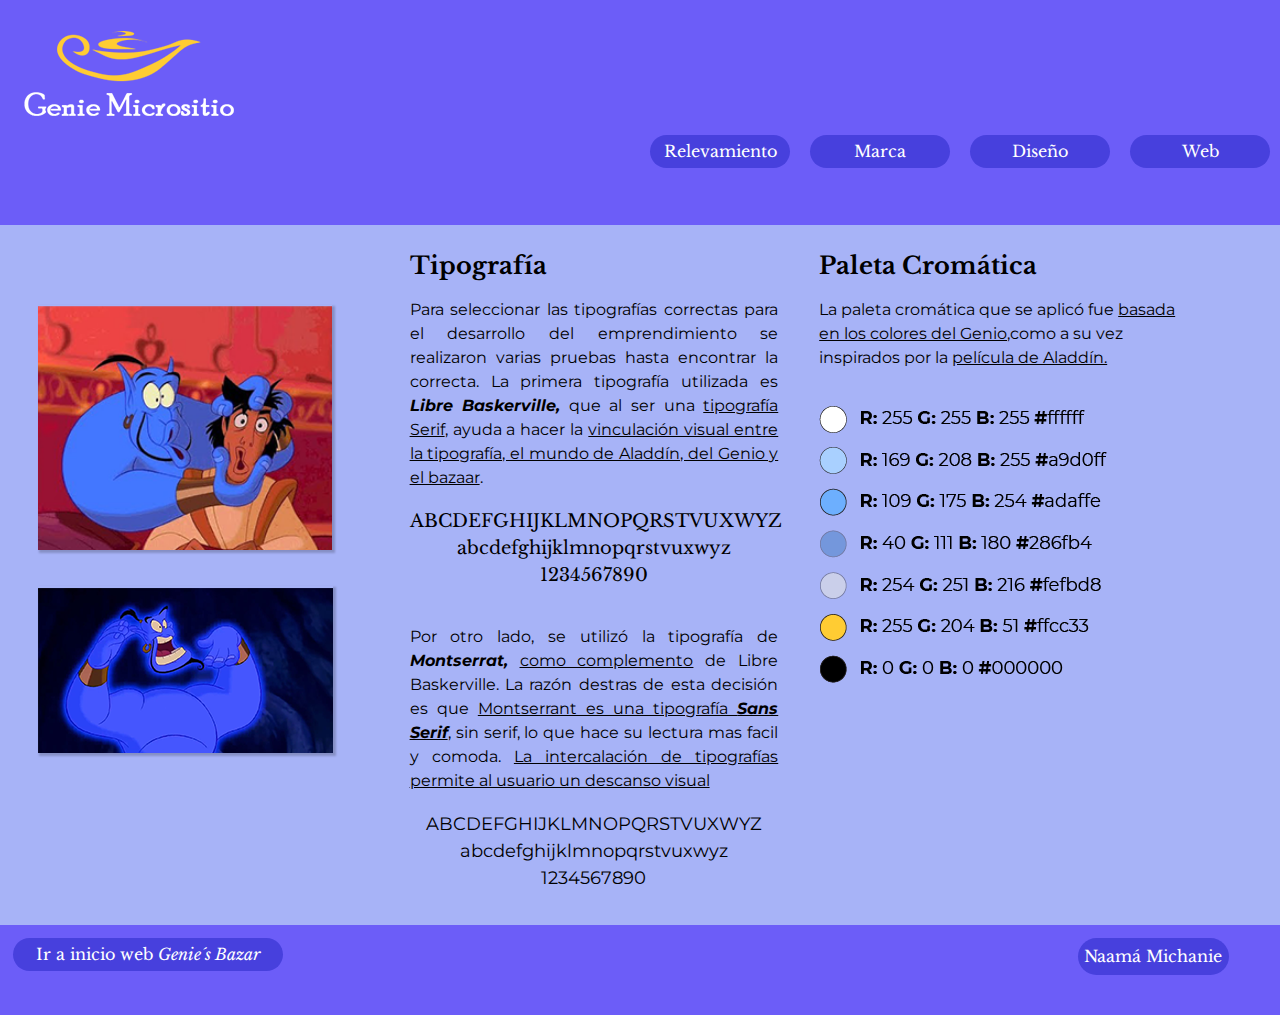
<file: diseño.html>
<!DOCTYPE html>
<html>
<head>
	<meta charset="utf-8">
	<link rel="stylesheet" type="text/css" href="css/lightbox.css">
	<link rel="stylesheet" type="text/css" href="css/estilomicro.css">
	<title>Diseño - Micrositio</title>
</head>
<body>
	<main>
		<header>
			<a href="indexmicro.html"><img src="img/logomicro.png" class="logomicro"></a>
		</header>
		<nav>
			<ul>
				<li class="rev"><a href="relevamiento.html">Relevamiento</a></li>
				<li class="mar"><a href="marca.html">
				Marca</a></li>
				<li class="di"><a href="diseño.html">
				Diseño</a></li>
				<li class="web"><a href="web.html">
				Web</a></li>
			</ul>
		</nav>
	<section id="sectiondiseño">
		<div class="divm1">
		</br></br></br>
			<img src="img/duck.png" class="duck"></br></br>

			<img src="img/headless.png" class="headless">
</br>

		</div>

		<article id="articlemarca">
			<div class="divd2">
				<h2>Tipografía</h2></br>
				<p>Para seleccionar las tipografías correctas para el desarrollo del emprendimiento se realizaron varias pruebas hasta encontrar la correcta. La primera tipografía utilizada es <em><strong>Libre Baskerville,</strong></em> que al ser una <span>tipografía Serif</span>, ayuda a hacer la <span>vinculación visual entre la tipografía, el mundo de Aladdín, del Genio y el bazaar</span>.</p></br>
				<p class="tipolibre">ABCDEFGHIJKLMNOPQRSTVUXWYZ</br>
				abcdefghijklmnopqrstvuxwyz</br>1234567890</p></br></br>

				<p>Por otro lado, se utilizó la tipografía de <em><strong>Montserrat,</strong></em> <span>como complemento</span> de Libre Baskerville. La razón destras de esta decisión es que <span>Montserrant es una tipografía <em><strong>Sans Serif</strong></em></span>, sin serif, lo que hace su lectura mas facil y comoda. <span>La intercalación de tipografías permite al usuario un descanso visual</span></p></br>
				<p class="tipomont">ABCDEFGHIJKLMNOPQRSTVUXWYZ</br>
				abcdefghijklmnopqrstvuxwyz</br>1234567890</p></br>
				</div>

			<div class="divd3">
				<h2>Paleta Cromática</h2></br>
				<p>La paleta cromática que se aplicó fue <span>basada</br> en los colores del Genio,</span>como a su vez </br>inspirados por la <span>película de Aladdín.</span></p>
			</br></br>
				<img src="img/paleta.png">

	
	</section>
		
	<footer>
		<a href="index.html" class="goback">Ir a inicio web <em>Genie´s Bazar</em></a>
		<p class="name"><a href="indexmicro.html">Naamá Michanie</a></p>
	</footer>

</main>
<script src="js/lightbox-plus-jquery.js"></script>
</body>
</html>
</file>
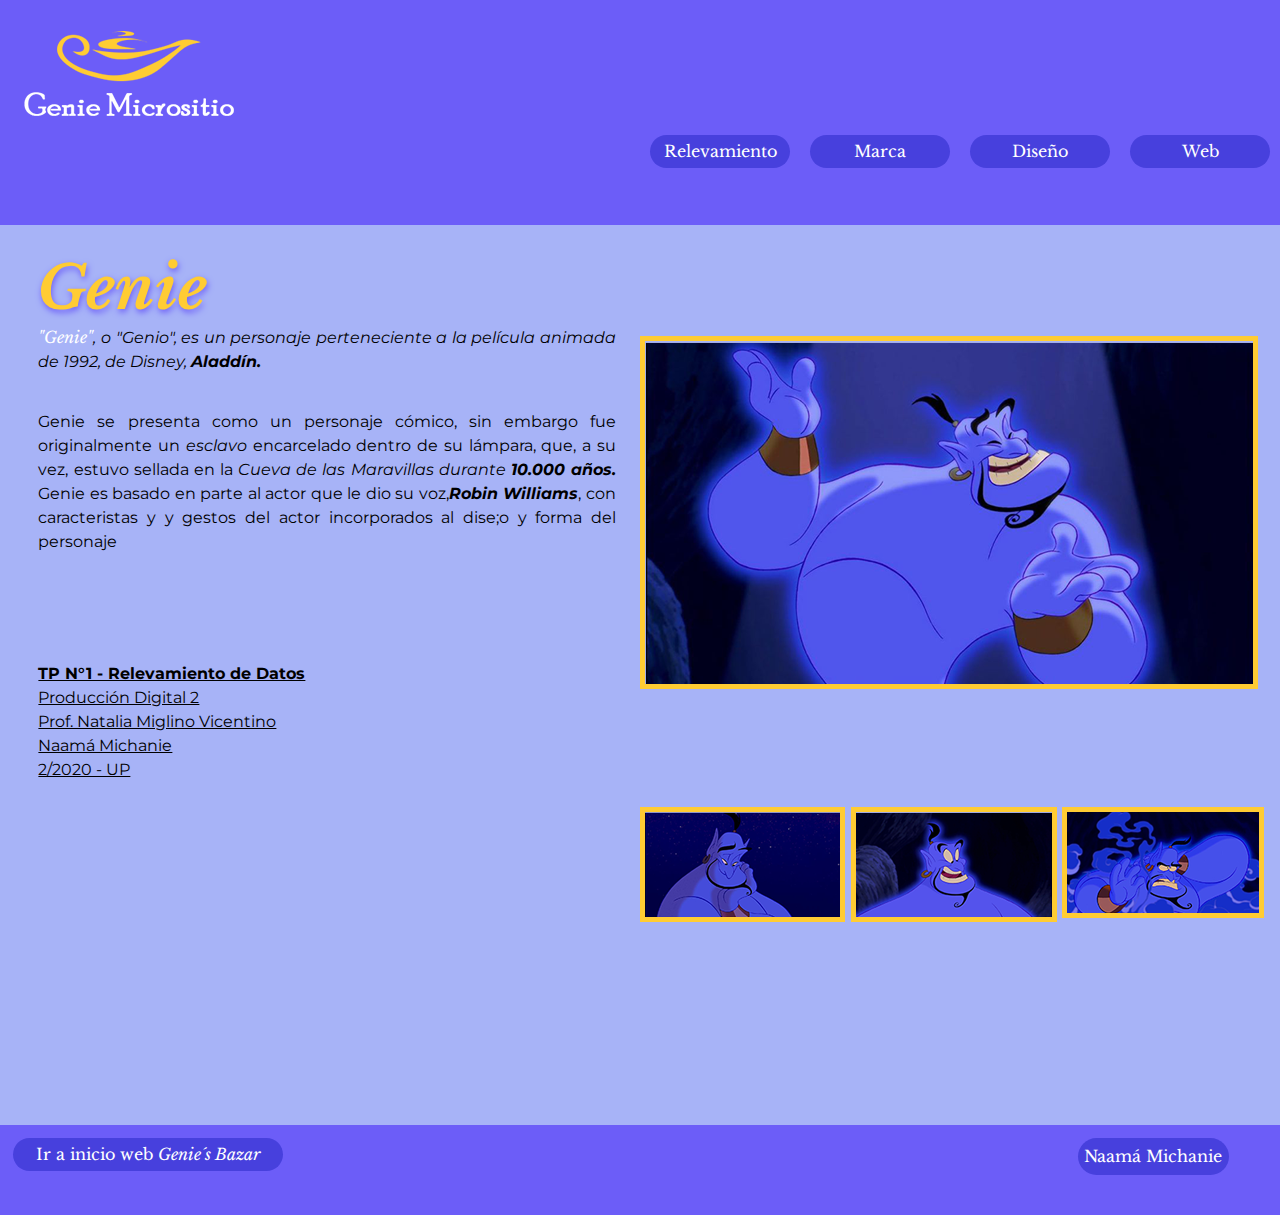
<file: indexmicro.html>
<!DOCTYPE html>
<html>
<head>
	<meta charset="utf-8">
	<link rel="stylesheet" type="text/css" href="css/lightbox.css">
	<link rel="stylesheet" type="text/css" href="css/estilomicro.css">
	<title> Index - Micrositio </title>
</head>
<body>
	<main>
		<header>
			<a href="indexmicro.html"><img src="img/logomicro.png" class="logomicro"></a>
		</header>
		<nav>
			<ul>
				<li class="rev"><a href="relevamiento.html">Relevamiento</a></li>
				<li class="mar"><a href="marca.html">
				Marca</a></li>
				<li class="di"><a href="diseño.html">
				Diseño</a></li>
				<li class="web"><a href="web.html">
				Web</a></li>
			</ul>
		</nav>
	
	<section id="sectionindex">
		<article id="genio">
			<div id="gal1">
			<a href="img/gal1g.jpg" data-lightbox="micrositio" data-title="">
			<img src="img/gal1.png" class="imggal1"> </a></div>

			<div id="gal2">
				<a href="img/gal2g.jpg" data-lightbox="micrositio" data-title="">
					<img src="img/gal2.png" class="imggal2"></a>
			</div>

			<div id="gal3">
				<a href="img/gal3g.jpg" data-lightbox="micrositio" data-title="">
					<img src="img/gal3.png" class="imggal2"></a>
			</div>

			<div id="gal4">
				<a href="img/gal4g.jpg" data-lightbox="micrositio" data-title="">
					<img src="img/gal4.png" class="imggal2"></a>
			</div>
		</article>

		<article id="article2">
			<h1><em><strong>Genie</strong></em></h1>
			<p><em><a href="https://en.wikipedia.org/wiki/Aladdin_(1992_Disney_film)">"Genie"</a>, o "Genio", es un personaje 
				perteneciente a la película animada de 1992, de Disney, <strong>Aladdín.</strong></em></p></br></br>
			<p>Genie se presenta como un personaje cómico, sin embargo fue originalmente un <em>esclavo</em> encarcelado dentro de su lámpara, que, a su vez, estuvo sellada en la <em>Cueva de las Maravillas durante <strong>10.000 años.</strong></em>
				Genie es basado en parte al actor que le dio su voz,<em><strong>Robin Williams</strong></em>, con caracteristas y y gestos del actor incorporados al dise;o y forma del personaje</p></br></br></br></br></br></br>
			<p class="pconborder"><strong>TP N°1 - Relevamiento de Datos</strong> </br>
				Producción Digital 2</br>
				Prof. Natalia Miglino Vicentino</br>
				Naamá Michanie</br>
			2/2020 - UP</p>

				
			</p>
			
		</article>
			
	</section>
	<footer>
		<a href="index.html" class="goback">Ir a inicio web <em>Genie´s Bazar</em></a>
		<p class="name"><a href="indexmicro.html">Naamá Michanie</a></p>
	</footer>
</main>
    <script src="js/lightbox-plus-jquery.js"></script>
</body>
</html>
</file>
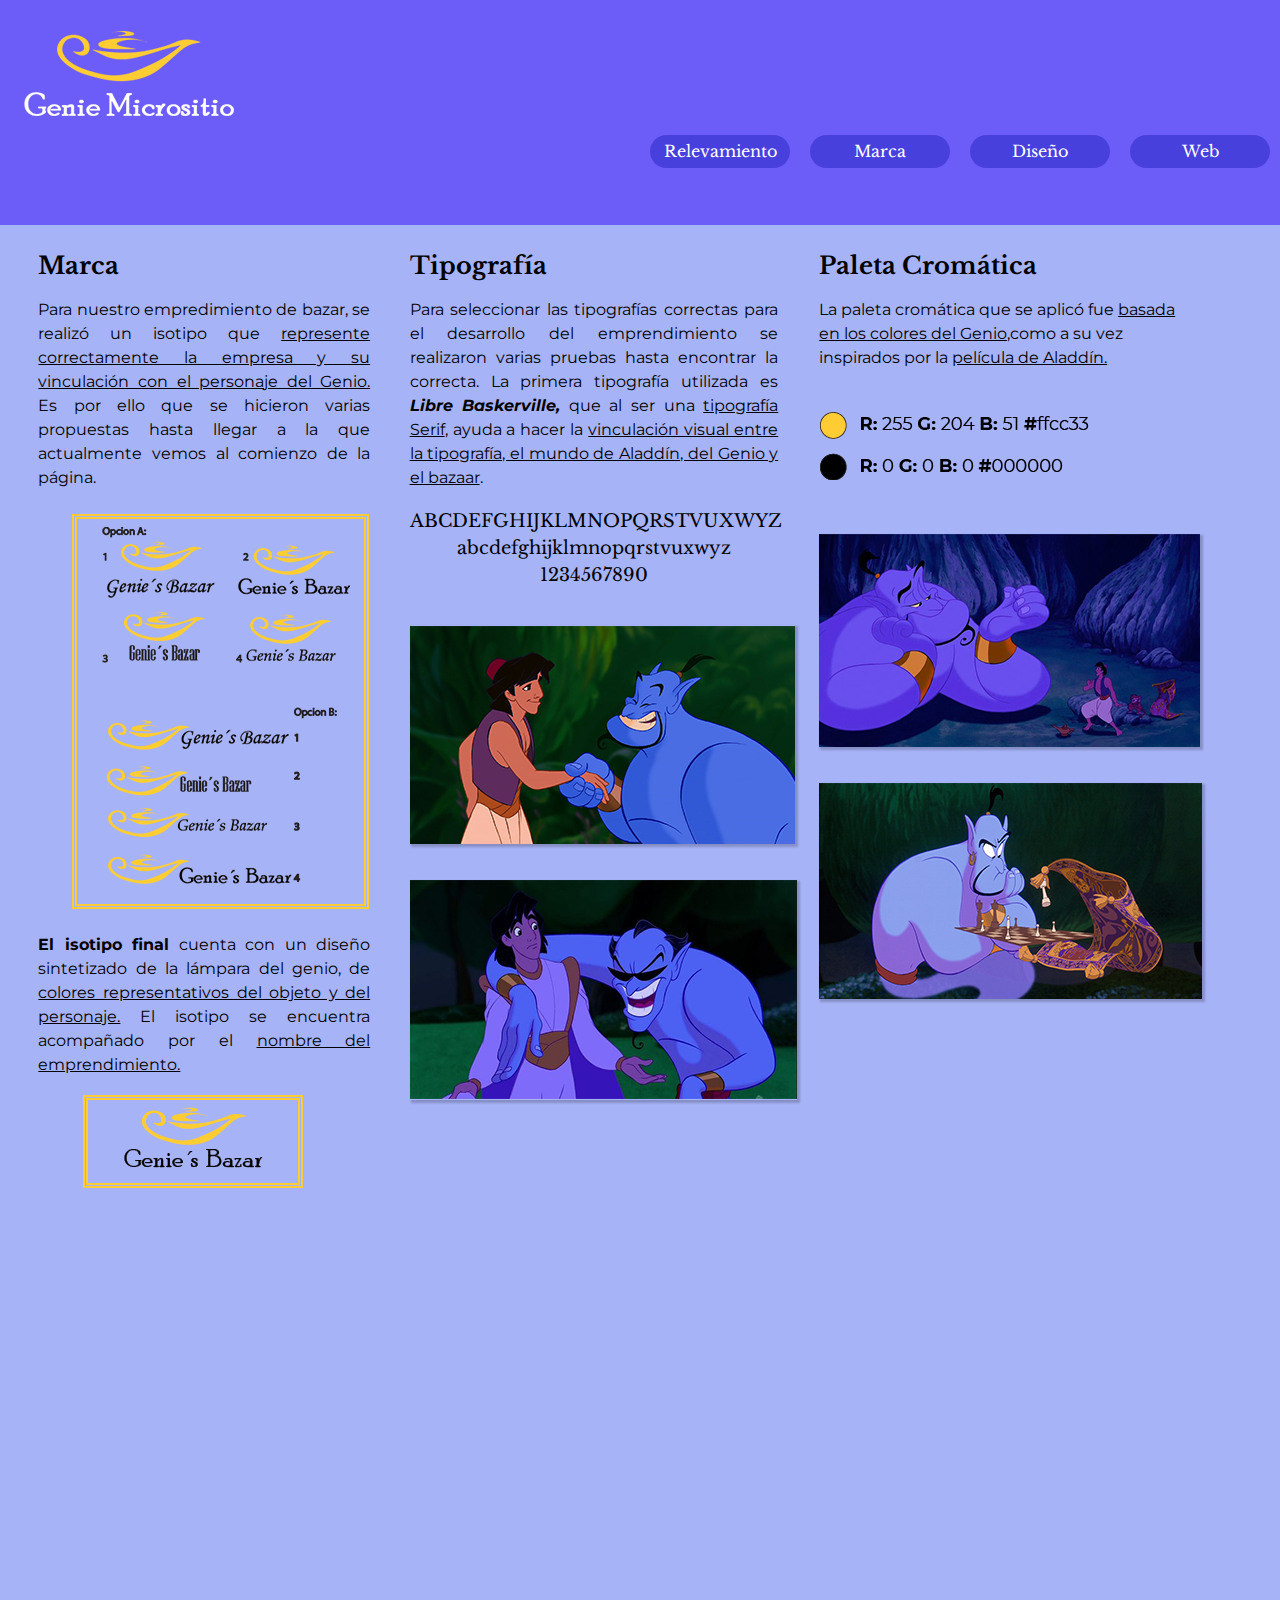
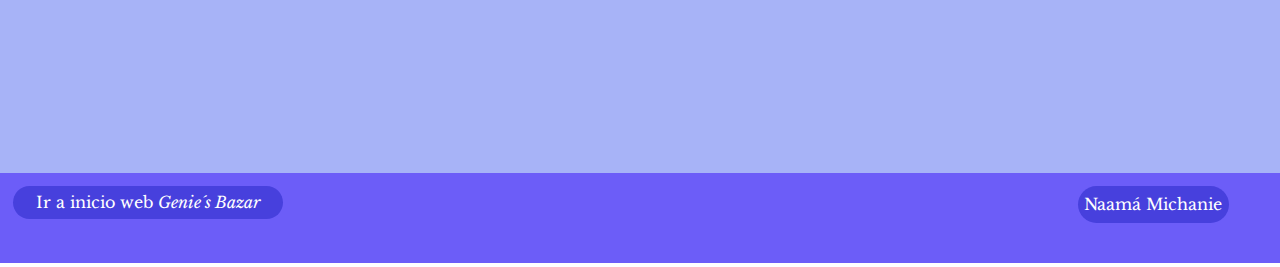
<file: marca.html>
<!DOCTYPE html>
<html>
<head>
	<meta charset="utf-8">
	<link rel="stylesheet" type="text/css" href="css/estilomicro.css">
	<title>Marca - Micrositio</title>
</head>
<body>
	<main>
		<header>
			<a href="indexmicro.html"><img src="img/logomicro.png" class="logomicro"></a>
		</header>
		<nav>
			<ul>
				<li class="rev"><a href="relevamiento.html">Relevamiento</a></li>
				<li class="mar"><a href="marca.html">
				Marca</a></li>
				<li class="di"><a href="diseño.html">
				Diseño</a></li>
				<li class="web"><a href="web.html">
				Web</a></li>
			</ul>
		</nav>
	<section id="sectionmarca">
		<article id="articlemarca">
			<div class="divm1">
				<h2>Marca</h2></br>
				<p>Para nuestro empredimiento de bazar, se realizó un isotipo que <span>represente correctamente la empresa y su vinculación con el personaje del Genio.</span> Es por ello que se hicieron varias propuestas hasta llegar a la que actualmente vemos al comienzo de la página. </br></br>
					<img src="img/isotipos.png" class="isotipos"> </br>
				<strong>El isotipo final</strong> cuenta con un diseño sintetizado de la lámpara del genio, de <span>colores representativos del objeto y del personaje.</span> El isotipo se encuentra acompañado por el <span>nombre del emprendimiento.</span></p></br>
				<img src="img/logo1.png" class="trial2">
			</div>

			<div class="divm2">
				<h2>Tipografía</h2></br>
				<p>Para seleccionar las tipografías correctas para el desarrollo del emprendimiento se realizaron varias pruebas hasta encontrar la correcta. La primera tipografía utilizada es <em><strong>Libre Baskerville,</strong></em> que al ser una <span>tipografía Serif</span>, ayuda a hacer la <span>vinculación visual entre la tipografía, el mundo de Aladdín, del Genio y el bazaar</span>.</p></br>
				<p class="tipolibre">ABCDEFGHIJKLMNOPQRSTVUXWYZ</br>
				abcdefghijklmnopqrstvuxwyz</br>1234567890</p></br></br>

				<img src="img/6.png" class="imgmarca"></br></br>
				<img src="img/7.png" class="imgmarca">
			</div>

			<div class="divm3">
				<h2>Paleta Cromática</h2></br>
				<p>La paleta cromática que se aplicó fue <span>basada</br> en los colores del Genio,</span>como a su vez </br>inspirados por la <span>película de Aladdín.</span></p>
			</br></br>
				<img src="img/paleta1.png"></br></br>
			
				</br><img src="img/8.png" class="imgmarca">
			</br></br><img src="img/9.png" class="imgmarca"></div></article>
		
	</section>
	<footer>
		<a href="index.html" class="goback">Ir a inicio web <em>Genie´s Bazar</em></a>
		<p class="name"><a href="indexmicro.html">Naamá Michanie</a></p>
	</footer>
</main>
</body>
</html>
</file>
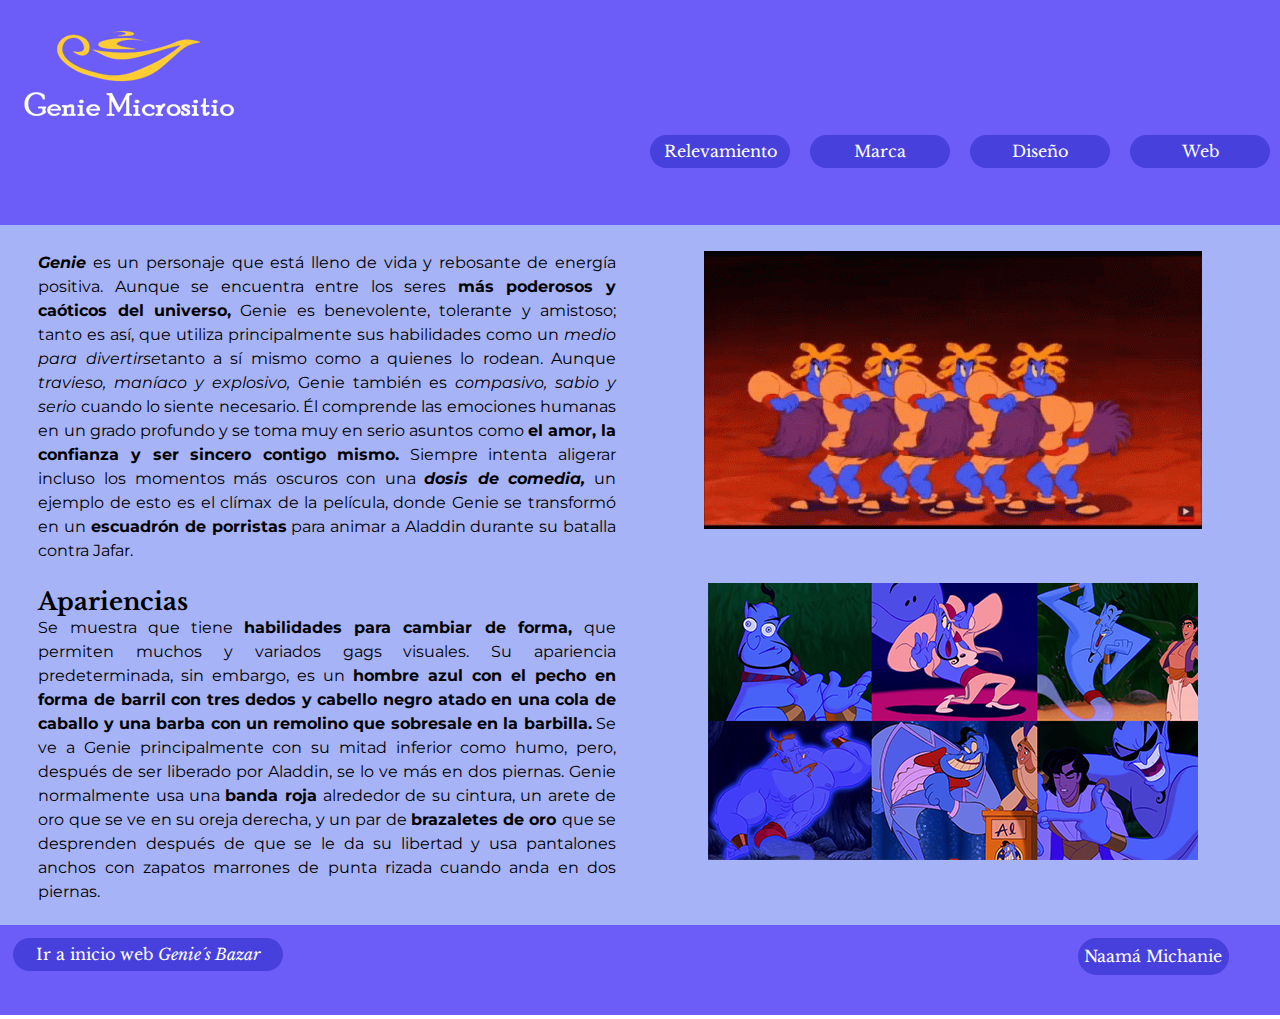
<file: relevamiento.html>
<!DOCTYPE html>
<html>
<head>
	<meta charset="utf-8">
	<link rel="stylesheet" type="text/css" href="css/lightbox.css">
	<link rel="stylesheet" type="text/css" href="css/estilomicro.css">
	<title> Relevamiento- Micrositio </title>
</head>
<body>
	<main>
		<header>
			<a href="indexmicro.html"><img src="img/logomicro.png" class="logomicro"></a>
		</header>
		<nav>
			<ul>
				<li class="rev"><a href="relevamiento.html">Relevamiento</a></li>
				<li class="mar"><a href="marca.html">
				Marca</a></li>
				<li class="di"><a href="diseño.html">
				Diseño</a></li>
				<li class="web"><a href="web.html">
				Web</a></li>
			</ul>
		</nav>
	
	<section id="sectionindex">
		<article id="genio2">
			<img src="img/cheer.gif"></br></br></br>

		<img src="img/faces.png">
			
		</article>

		<article id="article3">
			<div class="textorelevamiento">
				<p><strong><em>Genie</strong></em> es un personaje que está lleno de vida y rebosante de energía positiva. Aunque se encuentra entre los seres <strong>más poderosos y caóticos del universo,</strong> Genie es benevolente, tolerante y amistoso; tanto es así, que utiliza principalmente sus habilidades como un <em>medio para divertirse</em>tanto a sí mismo como a quienes lo rodean.

Aunque <em>travieso, maníaco y explosivo,</em> Genie también es <em>compasivo, sabio y serio</em> cuando lo siente necesario. Él comprende las emociones humanas en un grado profundo y se toma muy en serio asuntos como <strong>el amor, la confianza y ser sincero contigo mismo.</strong> Siempre intenta aligerar incluso los momentos más oscuros con una <em> <strong> dosis de comedia,</strong></em> un ejemplo de esto es el clímax de la película, donde Genie se transformó en un <strong>escuadrón de porristas</strong> para animar a Aladdin durante su batalla contra Jafar. </br></br>

<h2>Apariencias</h2>
	<p>Se muestra que tiene <strong>habilidades para cambiar de forma, </strong> que permiten muchos y variados gags visuales.  Su apariencia predeterminada, sin embargo, es un <strong>hombre azul con el pecho en forma de barril con tres dedos y cabello negro atado en una cola de caballo y una barba con un remolino que sobresale en la barbilla.</strong> Se ve a Genie principalmente con su mitad inferior como humo, pero, después de ser liberado por Aladdin, se lo ve más en dos piernas. 

Genie normalmente usa una <strong> banda roja </strong>alrededor de su cintura, un arete de oro que se ve en su oreja derecha, y un par de <strong> brazaletes de oro </strong>que se desprenden después de que se le da su libertad y usa pantalones anchos con zapatos marrones de punta rizada cuando anda en dos piernas.</p></strong></p></div> 
			</div>
			
		</article>
			
	</section>
	<footer>
		<a href="index.html" class="goback">Ir a inicio web <em>Genie´s Bazar</em></a>
		<p class="name"><a href="indexmicro.html">Naamá Michanie</a></p>
	</footer>
</main>
    <script src="js/lightbox-plus-jquery.js"></script>
</body>
</html>
</file>
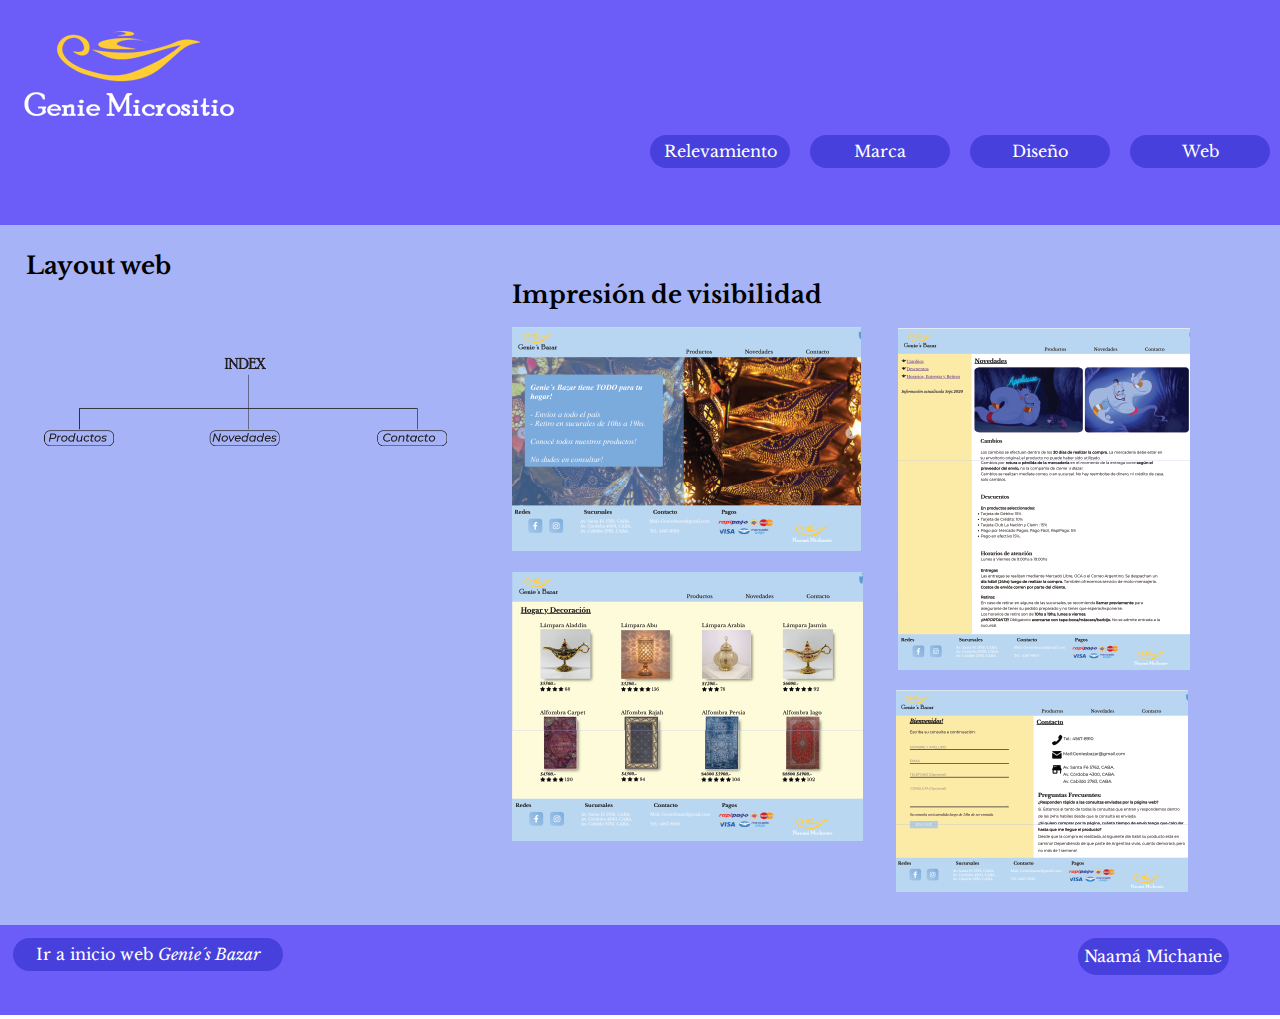
<file: web.html>
<!DOCTYPE html>
<html>
<head>
	<meta charset="utf-8">
	<link rel="stylesheet" type="text/css" href="css/lightbox.css">
	<link rel="stylesheet" type="text/css" href="css/estilomicro.css">
	<title>Web - Micrositio</title>
</head>
<body>
	<main>
		<header>
			<a href="indexmicro.html"><img src="img/logomicro.png" class="logomicro"></a>
		</header>
		<nav>
			<ul>
				<li class="rev"><a href="relevamiento.html">Relevamiento</a></li>
				<li class="mar"><a href="marca.html">
				Marca</a></li>
				<li class="di"><a href="diseño.html">
				Diseño</a></li>
				<li class="web"><a href="web.html">
				Web</a></li>
			</ul>
		</nav>
	<section id="sectionweb">
		<article class="layout">
			<h2 class="new">Layout web</h2>
			<img src="img/layout.png" class="layoutpng2">
		</article>

		<article class="webpag">
			<div class="row">
				<h2 class="new">Impresión de visibilidad</h2></br>
				<div class="column">
					<a href="img/pag1g.png" data-lightbox="micrositio" data-title="">
			<img src="img/pag1.png" class="pag1"> </a>
		</br>

		<a href="img/pag2g.png" data-lightbox="micrositio" data-title="">
			<img src="img/pag2.png" class="pag1"> </a>

				</div>
				<div class="column">
					<a href="img/pag3g.png" data-lightbox="micrositio" data-title="">
			<img src="img/pag3.png" class="pag1"> </a>
			</br>


			<a href="img/pag4g.png" data-lightbox="micrositio" data-title="">
			<img src="img/pag4.png" class="pag1"> </a>	</div>
		</div>
	</article>

</section>
		
	<footer>
		<a href="index.html" class="goback">Ir a inicio web <em>Genie´s Bazar</em></a>
		<p class="name"><a href="indexmicro.html">Naamá Michanie</a></p>
	</footer>

</main>
<script src="js/lightbox-plus-jquery.js"></script>
</body>
</html>
</file>
<file: css/estilomicro.css>
@import url('https://fonts.googleapis.com/css2?family=Libre+Baskerville:ital,wght@0,400;0,700;1,400&display=swap');
@import url('https://fonts.googleapis.com/css2?family=Montserrat:wght@400;500&display=swap');

*{
	margin: 0;
	padding: 0;
	box-sizing: border-box;
}

header{
	height: 15vh;
	width: 100%;
	background-color: #6C5DF8;
}

.logomicro{
	padding-top: 1%;
	padding-left: 1%;
}

nav{
	height: 10vh;
	width: 100%;
	background-color: #6C5DF8;
	color: #ffffff;

}

ul{
	width: 50%;
	color: #ffffff;
	display: flex;
	justify-content: space-around;
	float: right;
	text-decoration: none;
	
	font-family: 'Libre Baskerville', serif;
	font-size: 16px;
}

a:link{
  text-decoration: none!important;
  color: #ffffff;
  font-family: 'Libre Baskerville', serif;
  font-size: 16px;
}

a:visited{
	text-decoration: none!important;
  color: #ffffff;
  font-family: 'Libre Baskerville', serif;
  font-size: 16px;
}

li{
	display: inline;
	align-items: center;
	color: #ffffff;
	font-family: 'Libre Baskerville', serif;
	font-size: 16px;
	text-decoration: none;
	list-style: none;
}

li:hover{
	border-color: #FFCC33;
	background-color: #0A0B42;
	text-decoration: underline;
	cursor: pointer;
}

.mar, .rev, .di, .web{
	width: 140px;
	background-color: #4740DD;
	border-radius: 25px;
	padding: 1%;
	align-content: center;
	text-align: center;
	text-decoration: none;
	color: #ffffff;
}

/*SECTION INDEX MICROSITIO*/

#sectionindex{
	position: relative;
	
}

/*GALERIA INDEX MICROSITIO*/

/*ARTICLE GENIO QUE CONTIENE GALERIA*/
#genio{
	height: 100vh; 
	width: 50%;
	background-color: rgba(34, 64, 235, 0.4);
	float: right;
	vertical-align: middle;
    text-align: center;
    display: table-cell;
    padding-top: 2%;
}

img{
	display: block;
}

/*IMAGENES GALERIA*/
#gal1{
	width: 20%;
	align-content: center;
	height: 60%;
	position: relative;
	margin-bottom: 5%;
}

.imggal1{
	border: #FFCC33 5px solid;
}

#gal2{
	height: 30%;
	position: absolute;
	display: table-column;
}

/*BORDE AMARILLO PARA TODAS LAS FOTOS CHICAS*/
.imggal2{
	border: #FFCC33 5px solid;
}

#gal3{
	height: 30%;
	position: absolute;
	float: right;
	margin-left: 16.5%;
}

#gal4{
	height: 30%;
	position: absolute;
	align-items: center;
	margin-left: 33%;
	float: right;
}

#gal1:hover,
#gal2:hover,
#gal3:hover,
#gal4:hover{
	transform: scale(1.1);
	cursor: pointer;
}

/*TEXTO INDEX IZQUIERDA*/

#article2{
	height: 100vh;
	width: 50%;
	float: left;
	background-color: rgba(34, 64, 235, 0.4);
	padding-top: 2%;
	padding-left: 3%;
}

h1{
	font-family: 'Libre Baskerville', serif;
	font-size: 60px;
	color: #FFCC33;
	text-shadow: #6C5DF8 1px 3px 6px;
}

h1:hover{
	color:  #6C5DF8;
	text-decoration: underline;
	cursor: default;
}

p{
	font-family: 'Montserrat', sans-serif;
	font-size: 16px;
	line-height: 1.5;
	text-align: justify;
	margin-right: 4%;
}

.pconborder{
	font-family: 'Montserrat', sans-serif;
	font-size: 16px;
	line-height: 1.5;
	text-align: justify;
	margin-right: 4%;
	text-decoration: underline; #FFCC33 5px double;
}
/*FIN SECTION INDEX MICROSITIO*/

/*SECTION MARCA*/

#sectionmarca{
	height: 172vh;
	width: 100%;
	position: relative;
	background-color:  rgba(34, 64, 235, 0.4);
}

.divm1{
	width: 30vw;
	padding-top: 2%;
	padding-left: 3%;
	position: absolute;
}

h2{
	font-family: 'Libre Baskerville', serif;
	font-size: 24px;
}

h2:hover{
	color:  #6C5DF8;
	text-decoration: underline;
	cursor: default;
}

.isotipos{
	border: #FFCC33 5px double;
	padding:2%;
	margin-left: 10%;

}

.trial2{
	padding-top: 2%;
	padding-left: 10%;
	padding-right: 10%;
	padding-bottom: 2%;
	border: #FFCC33 5px double;
	margin-left: 13%;
}

.trial2:hover{
	background-color:  #6C5DF8;
	transform: scale(1.1);
}

/*FIN DIV MARCA 1*/

.divm2, .divd2{
	width: 30vw;
	padding-top: 2%;
	margin-left: 32%;
	float: right;
	position: absolute;
}

.tipolibre{
	font-family: 'Libre Baskerville', serif;
	font-size: 18px;
	text-align: center;

}

span{
	text-decoration: underline;
}

.tipomont{
	font-family: 'Montserrat', sans-serif;
	font-size: 18px;
	text-align: center;
}

/*FIN DIV MARCA 2*/

.imgmarca{
	text-align: center;
	box-shadow: 2px 2px 2px 1px rgba(0, 0, 0, .2);
}


.divm3, .divd3{
	width: 30vw;
	padding-top: 2%;
	margin-left: 64%;
	float: right;
	position: absolute;
}

/*FIN DIV MARCA 3*/


/*COMIENZO SECTION DISEÑO*/
#sectiondiseño{
	height:700px;
	width: 100%;
	position: relative;
	background-color:  rgba(34, 64, 235, 0.4);
}

.layout{
	width: 40vw;
	padding-top: 2%;
	padding-left: 2%;
}

.layoutpng{
	width: 40vw;
	padding-top: 1%;
	padding-right: 2%;
	position: absolute;
	align-content: center;
	align-items: center;
	display: inline-flex;
	z-index: 1;
}

.webpag{
	float: right;
	width: 60vw;
}

.column{
	float: left;
  width: 50%;
}

.row:after {
  content: "";
  display: table;
  clear: both;
}

.new{
	font-family: 'Libre Baskerville', serif;
	font-size: 24px;
}
.new:hover{
	color:  #6C5DF8;
	text-decoration: underline;
	cursor: default;
}

.duck{
	width: 85%;
	box-shadow: 2px 2px 2px 1px rgba(0, 0, 0, .2);
}

.headless{
	box-shadow: 2px 2px 2px 1px rgba(0, 0, 0, .2);
}

#paletacrom{
	width: 40vw;
	height: 300px;
	position: absolute;
	padding-top: 15%;
	padding-left: 3%;
}


.trialnew{
	width: 40vw;
	padding-top: 86.5%;
}

.pag1:hover{
transform: scale(1.1);
	cursor: pointer;
}

/*FIN SECTION DISEÑO*/

/*COMIENZO SECTION RELEVAMIENTO*/


#article3{
	height: 700px;
	width: 50%;
	float: left;
	background-color: rgba(34, 64, 235, 0.4);
	padding-top: 2%;
	padding-left: 3%;
}


#genio2{
	height: 700px; 
	width: 50%;
	background-color: rgba(34, 64, 235, 0.4);
	float: right;
	vertical-align: middle;
    text-align: center;
    display: table-cell;
    padding-top: 2%;
    padding-left: 5%;
}


/*COMIENZO SECTION WEB*/
#sectionweb{
	height: 700px;
	width: 100%;
	position: relative;
	background-color:  rgba(34, 64, 235, 0.4);
}

.layoutpng2{
	width: 40vw;
	padding-top: 5%;
	padding-right: 5%;
	position: absolute;
	align-content: center;
	align-items: center;
	display: inline-flex;
	z-index: 1;
}

/*FIN SECTION WEB*/


/*FOOTER*/

footer{
	height: 10vh;
	width: 100%;
	background-color: #6C5DF8;
	color: #ffffff;
	font-family: 'Libre Baskerville', serif;
	font-size: 16px;
	padding-top: 1%;
	z-index: 1;
	display: inline-block;
}

.goback{
	width: 270px;
	float: left;
	margin-left: 1%;
	background-color: #4740DD;
	border-radius: 25px;
	align-content: center;
	text-align: center;
	padding: 0.5%;
}

.goback:hover{
	border-color: #FFCC33;
	background-color: #0A0B42;
	cursor: pointer;
	text-decoration: underline;
}

.name{
	float: right;
	
	background-color: #4740DD;
	border-radius: 25px;
	align-content: center;
	text-align: center;
	padding: 0.5%;
	font-family: 'Libre Baskerville', serif;
	font-size: 16px;

}

.name:hover{
	border-color: #FFCC33;
	background-color: #0A0B42;
	cursor: pointer;
	text-decoration: underline;
}
</file>
